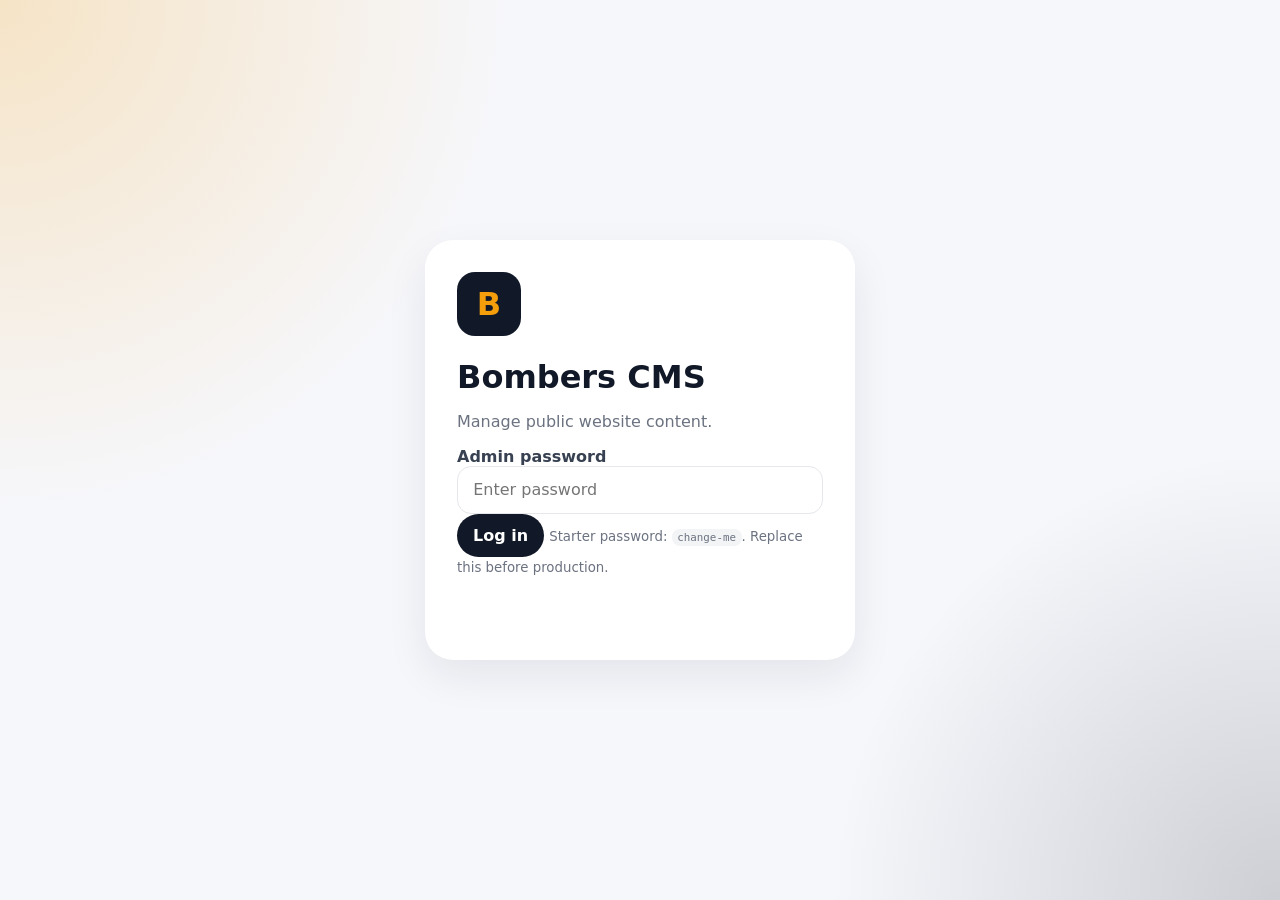
<file: cms/index.html>
<!doctype html>
<html lang="en">
<head>
  <meta charset="utf-8" />
  <meta name="viewport" content="width=device-width,initial-scale=1" />
  <title>Bombers CMS Dashboard</title>
  <link rel="stylesheet" href="./admin.css" />
</head>
<body>
  <div id="loginScreen" class="login-screen">
    <form id="loginForm" class="login-card">
      <div class="brand-mark">B</div>
      <h1>Bombers CMS</h1>
      <p>Manage public website content.</p>
      <label for="password">Admin password</label>
      <input id="password" type="password" autocomplete="current-password" placeholder="Enter password" />
      <button type="submit">Log in</button>
      <small class="muted">Starter password: <code>change-me</code>. Replace this before production.</small>
      <p id="loginError" class="error" role="alert"></p>
    </form>
  </div>

  <div id="app" class="app hidden">
    <aside class="sidebar">
      <div class="sidebar-brand">
        <div class="brand-mark small">B</div>
        <div>
          <strong>Bombers CMS</strong>
          <span>Content Dashboard</span>
        </div>
      </div>

      <nav class="nav">
        <button class="nav-link active" data-section="overview">Overview</button>
        <button class="nav-link" data-section="homepage">Homepage</button>
        <button class="nav-link" data-section="announcements">Announcements</button>
        <button class="nav-link" data-section="schedule">Schedule</button>
        <button class="nav-link" data-section="roster">Roster</button>
        <button class="nav-link" data-section="sponsors">Sponsors</button>
        <button class="nav-link" data-section="gallery">Gallery</button>
        <button class="nav-link" data-section="contact">Contact</button>
        <button class="nav-link" data-section="seo">SEO</button>
      </nav>

      <div class="sidebar-actions">
        <button id="saveBrowserBtn" class="secondary">Save in Browser</button>
        <button id="exportBtn">Export JSON</button>
        <label class="file-label">
          Import JSON
          <input id="importInput" type="file" accept="application/json" />
        </label>
        <button id="logoutBtn" class="ghost">Log out</button>
      </div>
    </aside>

    <main class="main">
      <header class="topbar">
        <div>
          <h1 id="sectionTitle">Overview</h1>
          <p id="sectionDescription">Manage the Bombers public website content.</p>
        </div>
        <div class="status-pill">
          <span id="saveStatus">Loaded</span>
        </div>
      </header>

      <section id="overview" class="panel active">
        <div class="cards">
          <article class="metric-card">
            <span>Announcements</span>
            <strong id="announcementCount">0</strong>
          </article>
          <article class="metric-card">
            <span>Schedule Items</span>
            <strong id="scheduleCount">0</strong>
          </article>
          <article class="metric-card">
            <span>Roster Members</span>
            <strong id="rosterCount">0</strong>
          </article>
          <article class="metric-card">
            <span>Gallery Images</span>
            <strong id="galleryCount">0</strong>
          </article>
        </div>

        <div class="content-grid two">
          <div class="card">
            <h2>Publishing Workflow</h2>
            <ol class="steps">
              <li>Edit content in this dashboard.</li>
              <li>Click <strong>Save in Browser</strong> while working.</li>
              <li>Click <strong>Export JSON</strong> when ready.</li>
              <li>Replace <code>bombers/content/bombers.json</code> in your site.</li>
            </ol>
          </div>
          <div class="card">
            <h2>Preview</h2>
            <div id="miniPreview" class="mini-preview"></div>
          </div>
        </div>
      </section>

      <section id="homepage" class="panel">
        <div class="card">
          <h2>Homepage Hero</h2>
          <div class="form-grid">
            <label>Hero Title<input data-path="homepage.heroTitle" /></label>
            <label>Hero Subtitle<textarea data-path="homepage.heroSubtitle"></textarea></label>
            <label>CTA Text<input data-path="homepage.ctaText" /></label>
            <label>CTA URL<input data-path="homepage.ctaUrl" /></label>
            <label>Hero Image Path<input data-path="homepage.heroImage" /></label>
          </div>
        </div>

        <div class="card">
          <h2>Site Branding</h2>
          <div class="form-grid">
            <label>Site Name<input data-path="site.name" /></label>
            <label>Tagline<input data-path="site.tagline" /></label>
            <label>Logo Text<input data-path="site.logoText" /></label>
            <label>Primary Color<input data-path="site.primaryColor" /></label>
            <label>Accent Color<input data-path="site.accentColor" /></label>
          </div>
        </div>
      </section>

      <section id="announcements" class="panel">
        <div class="section-actions">
          <h2>Announcements</h2>
          <button data-add="announcements">Add Announcement</button>
        </div>
        <div id="announcementsList" class="list-editor"></div>
      </section>

      <section id="schedule" class="panel">
        <div class="section-actions">
          <h2>Schedule</h2>
          <button data-add="schedule">Add Schedule Item</button>
        </div>
        <div id="scheduleList" class="list-editor"></div>
      </section>

      <section id="roster" class="panel">
        <div class="section-actions">
          <h2>Roster</h2>
          <button data-add="roster">Add Player</button>
        </div>
        <div id="rosterList" class="list-editor"></div>
      </section>

      <section id="sponsors" class="panel">
        <div class="section-actions">
          <h2>Sponsors</h2>
          <button data-add="sponsors">Add Sponsor</button>
        </div>
        <div id="sponsorsList" class="list-editor"></div>
      </section>

      <section id="gallery" class="panel">
        <div class="section-actions">
          <h2>Gallery</h2>
          <button data-add="gallery">Add Image</button>
        </div>
        <div id="galleryList" class="list-editor"></div>
      </section>

      <section id="contact" class="panel">
        <div class="card">
          <h2>Contact Information</h2>
          <div class="form-grid">
            <label>Email<input data-path="contact.email" /></label>
            <label>Phone<input data-path="contact.phone" /></label>
            <label>Address<textarea data-path="contact.address"></textarea></label>
            <label>Facebook<input data-path="contact.facebook" /></label>
            <label>Instagram<input data-path="contact.instagram" /></label>
            <label>X / Twitter<input data-path="contact.x" /></label>
            <label>YouTube<input data-path="contact.youtube" /></label>
          </div>
        </div>
      </section>

      <section id="seo" class="panel">
        <div class="card">
          <h2>SEO Settings</h2>
          <div class="form-grid">
            <label>Meta Title<input data-path="seo.metaTitle" /></label>
            <label>Meta Description<textarea data-path="seo.metaDescription"></textarea></label>
            <label>Open Graph Image<input data-path="seo.ogImage" /></label>
          </div>
        </div>
      </section>
    </main>
  </div>

  <template id="listItemTemplate">
    <article class="editor-item">
      <div class="editor-item-header">
        <strong class="item-title">Item</strong>
        <button class="danger" data-remove>Remove</button>
      </div>
      <div class="item-fields form-grid"></div>
    </article>
  </template>

  <script src="./admin.js"></script>
</body>
</html>
</file>
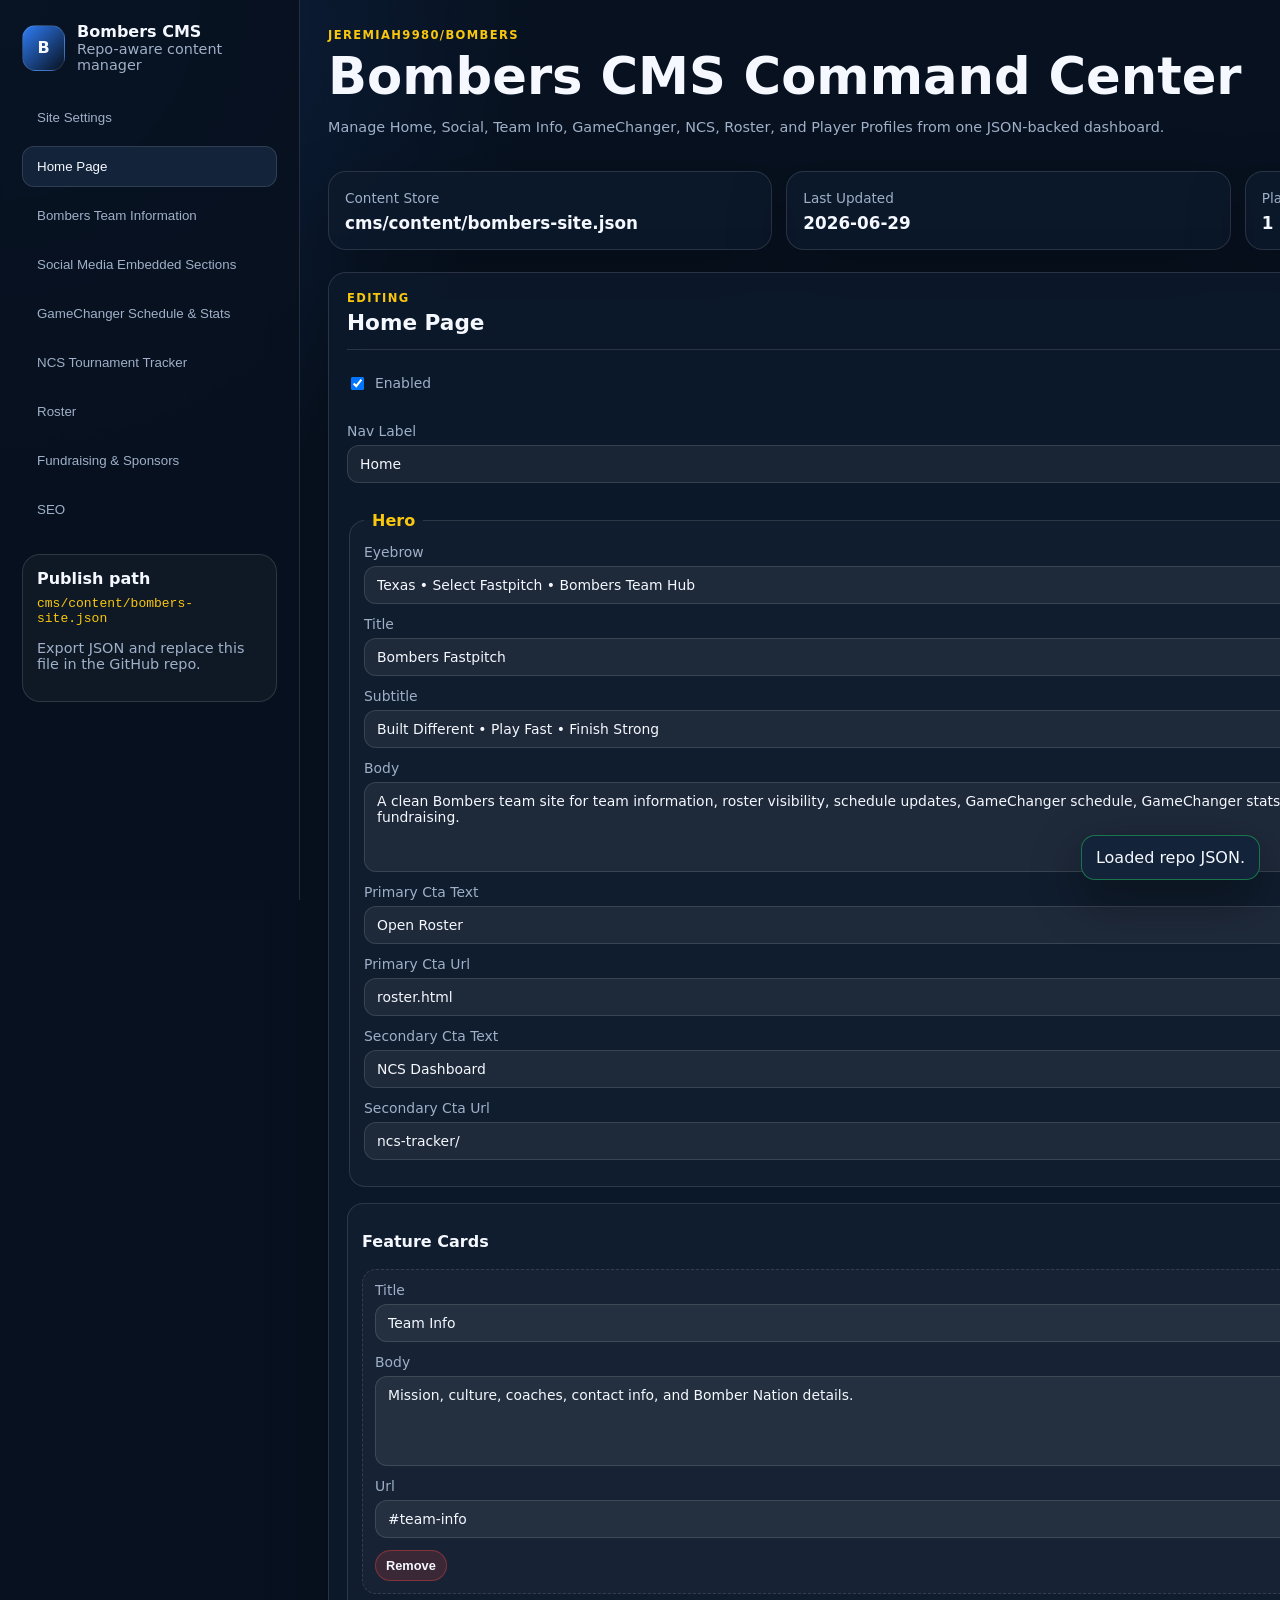
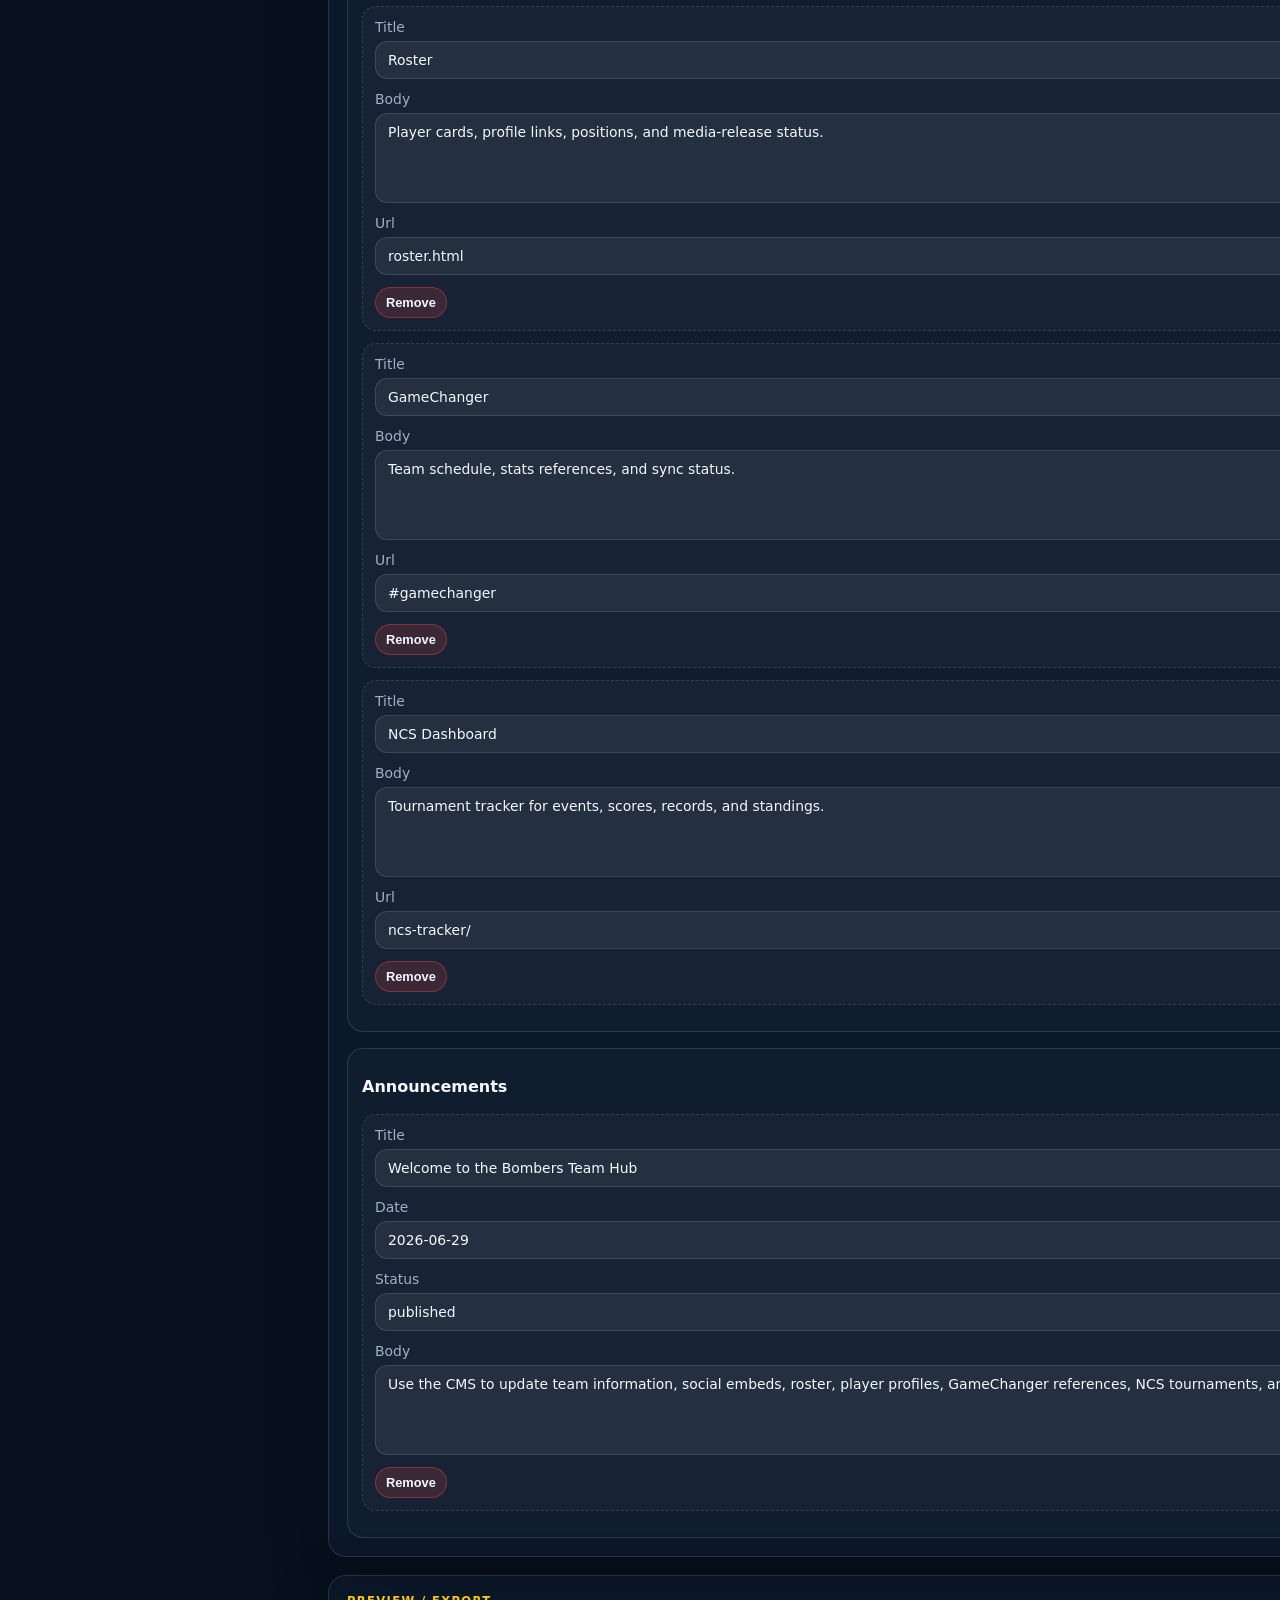
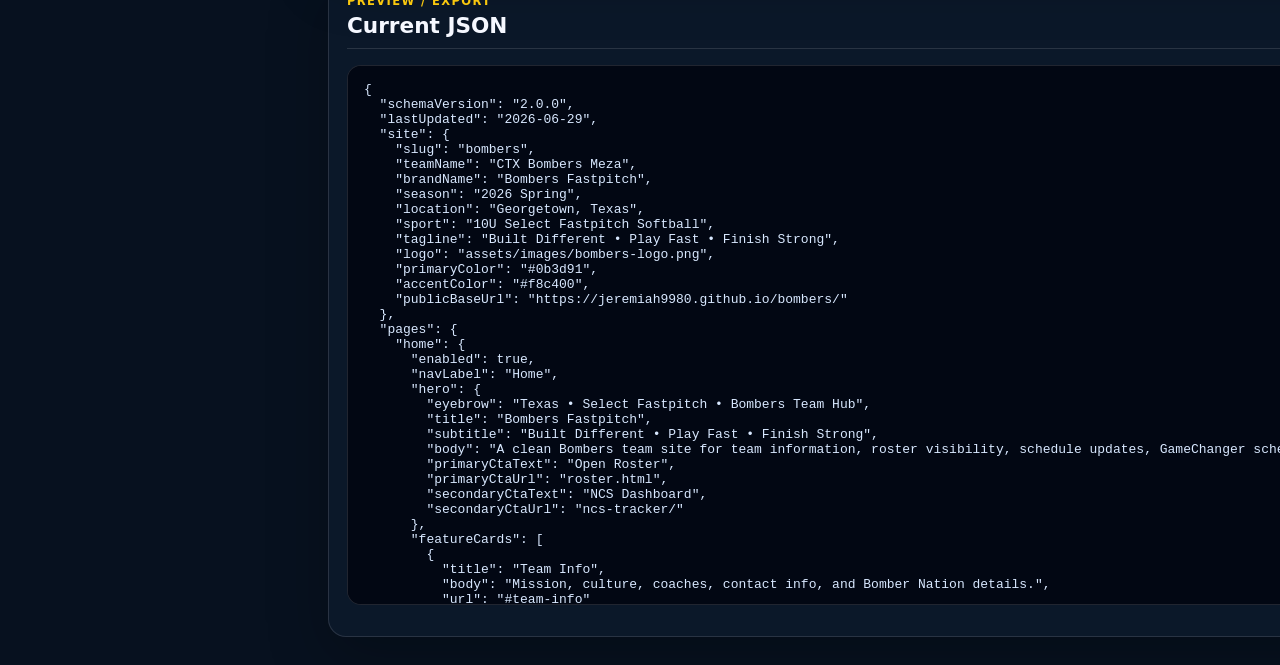
<file: cms/admin/index.html>
<!doctype html>
<html lang="en">
<head>
  <meta charset="utf-8" />
  <meta name="viewport" content="width=device-width,initial-scale=1" />
  <title>Bombers CMS Command Center</title>
  <link rel="stylesheet" href="./styles.css" />
</head>
<body>
  <div class="app-shell">
    <aside class="sidebar">
      <div class="brand">
        <div class="brand-mark">B</div>
        <div>
          <strong>Bombers CMS</strong>
          <span>Repo-aware content manager</span>
        </div>
      </div>

      <nav id="sectionNav" class="section-nav" aria-label="CMS sections"></nav>

      <div class="sidebar-card">
        <strong>Publish path</strong>
        <code>cms/content/bombers-site.json</code>
        <p>Export JSON and replace this file in the GitHub repo.</p>
      </div>
    </aside>

    <main class="main">
      <header class="topbar">
        <div>
          <p class="eyebrow">jeremiah9980/bombers</p>
          <h1>Bombers CMS Command Center</h1>
          <p class="muted">Manage Home, Social, Team Info, GameChanger, NCS, Roster, and Player Profiles from one JSON-backed dashboard.</p>
        </div>
        <div class="topbar-actions">
          <button id="loadRepoContentBtn" class="btn ghost">Reload JSON</button>
          <label class="btn ghost" for="importFile">Import JSON</label>
          <input id="importFile" type="file" accept="application/json" hidden />
          <button id="saveLocalBtn" class="btn">Save Draft</button>
          <button id="exportBtn" class="btn primary">Export for GitHub</button>
        </div>
      </header>

      <section class="status-grid">
        <div class="status-card">
          <span>Content Store</span>
          <strong id="contentPath">cms/content/bombers-site.json</strong>
        </div>
        <div class="status-card">
          <span>Last Updated</span>
          <strong id="lastUpdated">—</strong>
        </div>
        <div class="status-card">
          <span>Players</span>
          <strong id="playerCount">0</strong>
        </div>
        <div class="status-card">
          <span>Profiles Live</span>
          <strong id="profileCount">0</strong>
        </div>
      </section>

      <section class="workspace">
        <div class="editor-panel">
          <div class="panel-heading">
            <div>
              <p class="eyebrow">Editing</p>
              <h2 id="sectionTitle">Home</h2>
            </div>
            <button id="validateBtn" class="btn ghost">Validate</button>
          </div>
          <div id="formRoot"></div>
        </div>

        <aside class="assistant-panel">
          <div class="panel-heading compact">
            <div>
              <p class="eyebrow">AI Content Assistant</p>
              <h2>Draft Helper</h2>
            </div>
          </div>

          <label>
            Content type
            <select id="aiContentType">
              <option value="announcement">Announcement</option>
              <option value="gameRecap">Game recap</option>
              <option value="socialCaption">Social caption</option>
              <option value="playerBio">Player bio</option>
              <option value="sponsorThanks">Sponsor thank-you</option>
              <option value="tournamentPreview">Tournament preview</option>
            </select>
          </label>

          <label>
            Facts / notes
            <textarea id="aiFacts" rows="8" placeholder="Example: 10U Bombers, Saturday tournament, great defense, team-first attitude, thank families..."></textarea>
          </label>

          <label>
            Tone
            <select id="aiTone">
              <option value="confident">Confident</option>
              <option value="family-friendly">Family-friendly</option>
              <option value="hype">Hype</option>
              <option value="professional">Professional</option>
              <option value="short">Short</option>
            </select>
          </label>

          <div class="button-row">
            <button id="aiDraftBtn" class="btn primary">Generate Draft</button>
            <button id="aiPolishBtn" class="btn ghost">Polish Current Section</button>
          </div>

          <label>
            Draft output
            <textarea id="aiOutput" rows="12" placeholder="AI/content helper output appears here."></textarea>
          </label>

          <button id="copyAiBtn" class="btn ghost">Copy Draft</button>

          <details class="note">
            <summary>Optional hosted AI endpoint</summary>
            <p>For real OpenAI-powered drafts, deploy the included Cloudflare Worker and place its URL below. Do not put API keys in GitHub Pages frontend code.</p>
            <input id="aiEndpoint" placeholder="https://your-worker.example.workers.dev" />
          </details>
        </aside>
      </section>

      <section class="preview-panel">
        <div class="panel-heading compact">
          <div>
            <p class="eyebrow">Preview / Export</p>
            <h2>Current JSON</h2>
          </div>
          <button id="copyJsonBtn" class="btn ghost">Copy JSON</button>
        </div>
        <pre id="jsonPreview"></pre>
      </section>
    </main>
  </div>

  <template id="arrayItemTemplate">
    <div class="array-item">
      <div class="array-item-body"></div>
      <button type="button" class="btn danger small array-remove">Remove</button>
    </div>
  </template>

  <script src="./ai-assistant.js"></script>
  <script src="./app.js"></script>
</body>
</html>
</file>
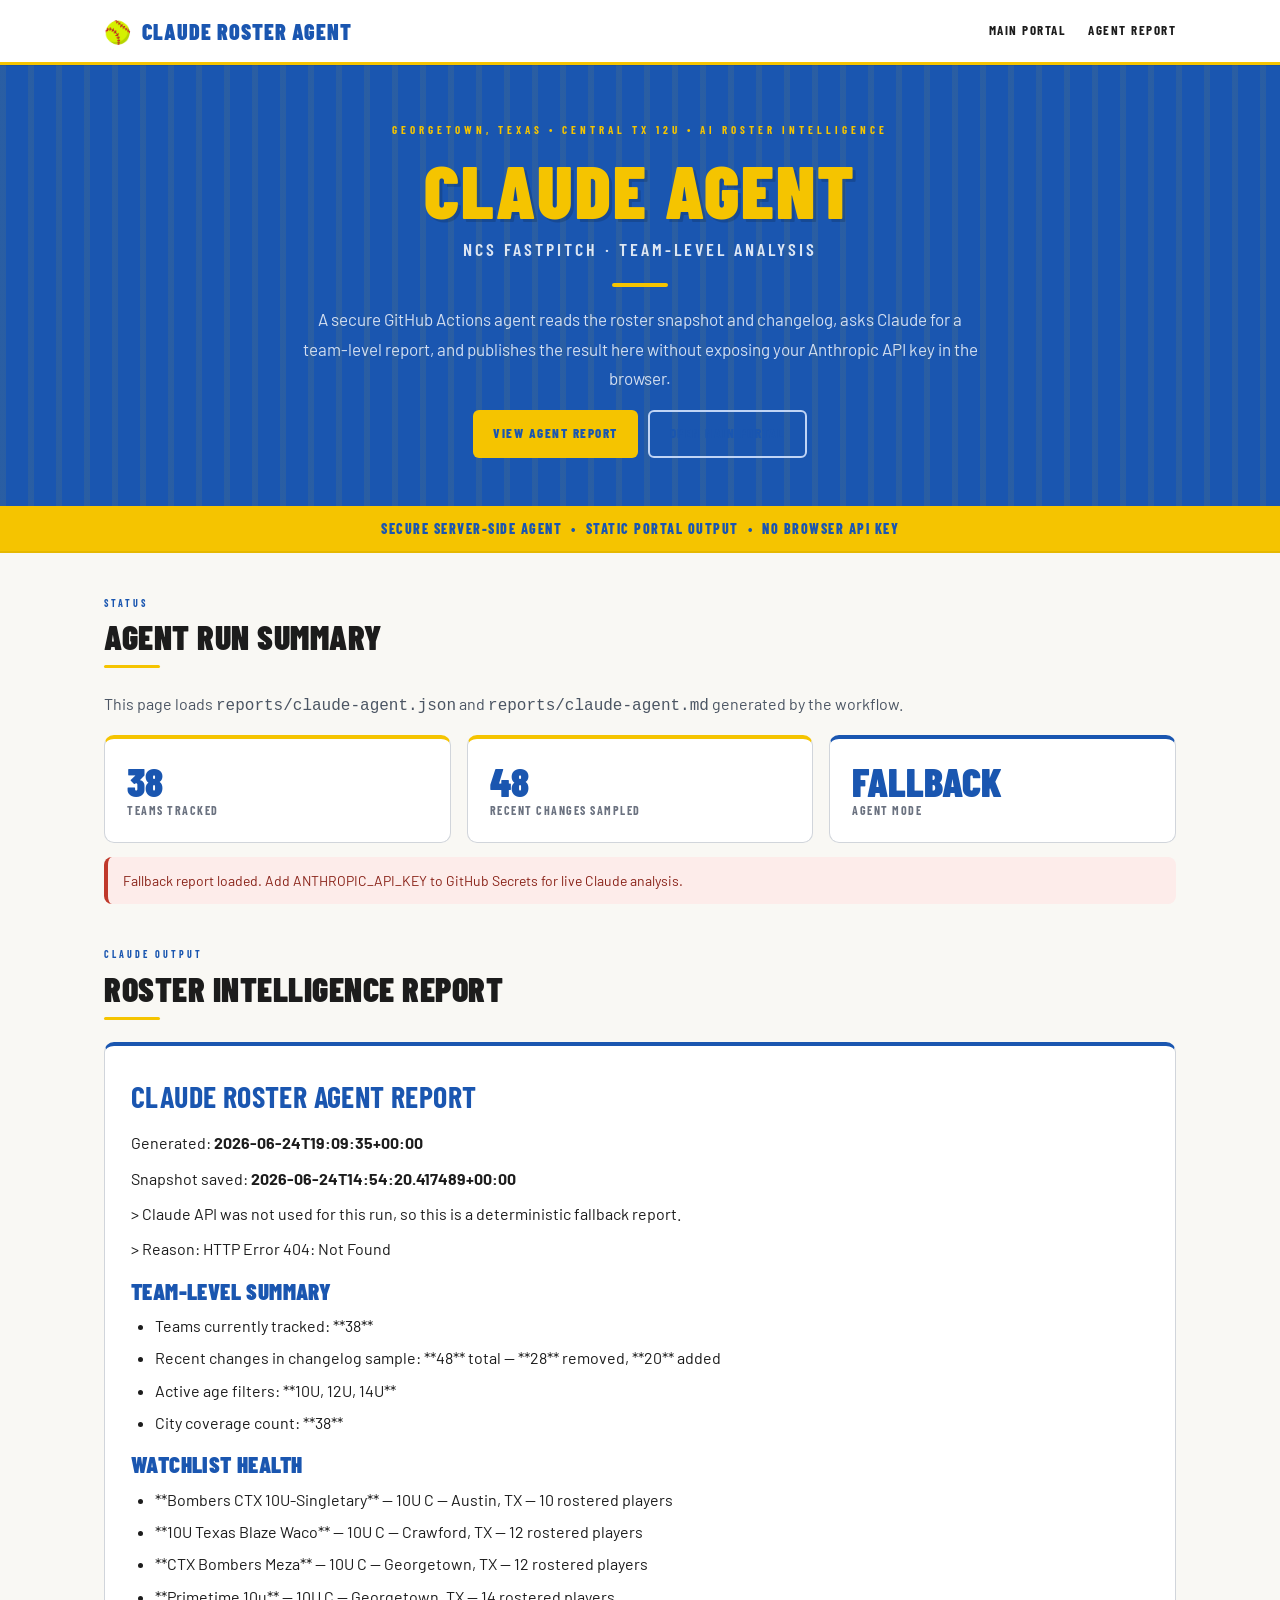
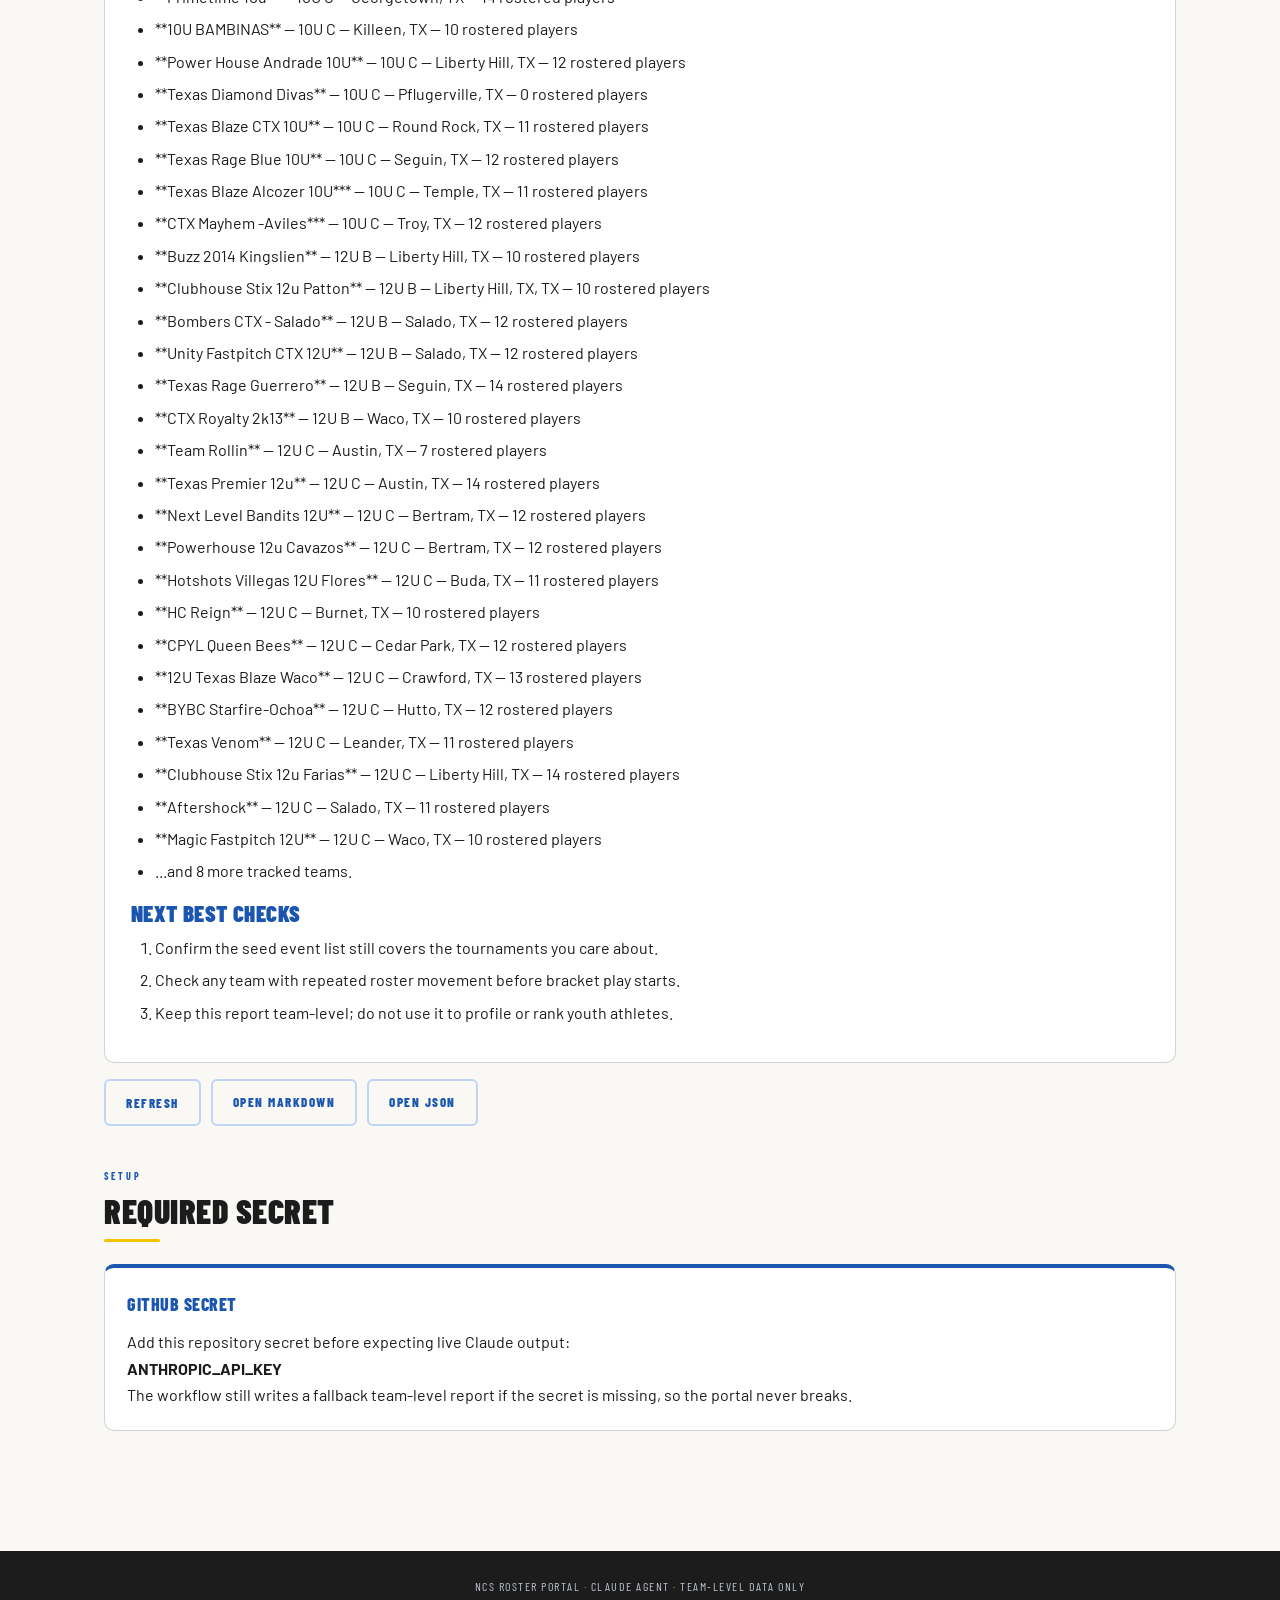
<file: ncs-monitor/ncs-roster-portall/index.html>
<!DOCTYPE html>
<html lang="en">
<head>
<meta charset="UTF-8">
<meta name="viewport" content="width=device-width, initial-scale=1.0">
<title>Claude Agent — NCS Roster Portal</title>
<link rel="preconnect" href="https://fonts.googleapis.com">
<link rel="preconnect" href="https://fonts.gstatic.com" crossorigin>
<link href="https://fonts.googleapis.com/css2?family=Barlow+Condensed:wght@400;600;700;800;900&family=Barlow:ital,wght@0,400;0,500;0,600;1,400&display=swap" rel="stylesheet">
<style>
:root{--yellow:#F5C400;--yellow2:#E6B800;--yellow-l:#FFF9E0;--blue:#1A56B0;--blue2:#1347A0;--blue-l:#E8F0FB;--white:#fff;--off-white:#F9F8F4;--ink:#1C1C1C;--g1:#4B5563;--g2:#6B7280;--g4:#D1D5DB;--g5:#F3F4F6;--red:#C0392B;--green:#15803D;--body:'Barlow',sans-serif;--display:'Barlow Condensed',sans-serif;--stripe:repeating-linear-gradient(90deg,rgba(245,196,0,.18) 0px,rgba(245,196,0,.18) 6px,transparent 6px,transparent 28px)}
*{box-sizing:border-box;margin:0;padding:0}body{background:var(--off-white);color:var(--ink);font-family:var(--body);font-size:16px;line-height:1.65}a{color:var(--blue);text-decoration:none}a:hover{text-decoration:underline}
nav{background:var(--white);border-bottom:3px solid var(--yellow);position:sticky;top:0;z-index:100;box-shadow:0 1px 0 rgba(0,0,0,.06)}.nav-inner{max-width:1120px;margin:0 auto;padding:0 24px;display:flex;align-items:center;justify-content:space-between;height:62px}.brand{display:flex;align-items:center;gap:10px;font-family:var(--display);font-weight:900;font-size:22px;color:var(--blue);text-transform:uppercase;letter-spacing:1px}.nav-links{display:flex;gap:22px}.nav-links a{font-family:var(--display);font-weight:700;font-size:13px;letter-spacing:1.5px;text-transform:uppercase;color:var(--ink)}
.hero{background:var(--blue);padding:56px 0 48px;text-align:center;position:relative;overflow:hidden}.hero::before{content:'';position:absolute;inset:0;background:var(--stripe);opacity:.4}.hero-inner{position:relative;z-index:1;max-width:920px;margin:0 auto;padding:0 24px}.hero-kicker{font-family:var(--display);font-size:11px;font-weight:700;letter-spacing:4px;color:var(--yellow);text-transform:uppercase;margin-bottom:14px}.hero h1{font-family:var(--display);font-size:clamp(40px,8vw,74px);font-weight:900;color:var(--yellow);text-transform:uppercase;letter-spacing:2px;line-height:1;text-shadow:3px 3px 0 rgba(0,0,0,.15);margin-bottom:8px}.hero-sub{font-family:var(--display);font-size:clamp(13px,2vw,18px);font-weight:600;letter-spacing:3px;color:rgba(255,255,255,.85);text-transform:uppercase;margin-bottom:18px}.hero-rule{width:56px;height:4px;background:var(--yellow);margin:0 auto 18px;border-radius:2px}.hero-tagline{font-size:clamp(14px,1.8vw,17px);color:rgba(255,255,255,.8);max-width:680px;margin:0 auto;line-height:1.75}.gold-strip{background:var(--yellow);padding:11px 24px;text-align:center;border-bottom:2px solid var(--yellow2)}.gold-strip p{font-family:var(--display);font-size:14px;font-weight:800;color:var(--blue);letter-spacing:1.5px;text-transform:uppercase;margin:0}
.page{max-width:1120px;margin:0 auto;padding:0 24px 70px}.section{padding:42px 0 0}.section-label{font-family:var(--display);font-size:10px;font-weight:700;letter-spacing:3px;color:var(--blue);text-transform:uppercase;margin-bottom:8px}.section h2{font-family:var(--display);font-size:clamp(24px,3.5vw,34px);font-weight:900;color:var(--ink);text-transform:uppercase;letter-spacing:.5px;line-height:1.05}.section-rule{height:3px;background:var(--yellow);max-width:56px;margin:10px 0 22px;border-radius:2px}.lead{color:var(--g1);line-height:1.8;margin-bottom:14px;max-width:800px}.grid{display:grid;gap:16px;grid-template-columns:repeat(auto-fit,minmax(260px,1fr))}.card{background:var(--white);border:1px solid var(--g4);border-radius:10px;padding:22px;border-top:4px solid var(--yellow)}.card.blue{border-top-color:var(--blue)}.card h3{font-family:var(--display);font-size:18px;font-weight:800;color:var(--blue);text-transform:uppercase;letter-spacing:.5px;margin-bottom:10px}.metric{font-family:var(--display);font-size:40px;font-weight:900;color:var(--blue);line-height:1}.metric-label{font-family:var(--display);font-size:12px;font-weight:700;letter-spacing:1.5px;text-transform:uppercase;color:var(--g2)}
.btn-row{display:flex;gap:10px;flex-wrap:wrap;margin-top:16px}.btn-primary,.btn-outline{display:inline-flex;align-items:center;gap:8px;font-family:var(--display);font-weight:800;font-size:13px;letter-spacing:1.5px;text-transform:uppercase;padding:11px 20px;border-radius:6px;cursor:pointer}.btn-primary{background:var(--yellow);color:var(--blue);border:none}.btn-outline{background:transparent;color:var(--blue);border:2px solid #C0D4F5}.btn-outline:hover{border-color:var(--blue);background:var(--blue-l)}
.report{background:var(--white);border:1px solid var(--g4);border-radius:10px;border-top:4px solid var(--blue);padding:26px;overflow:auto}.report h1,.report h2,.report h3{font-family:var(--display);text-transform:uppercase;letter-spacing:.4px;color:var(--blue);margin:16px 0 8px}.report h1{font-size:30px;margin-top:0}.report h2{font-size:23px}.report p{margin:9px 0}.report ul,.report ol{padding-left:24px;margin:10px 0}.report li{margin:6px 0}.note{background:var(--yellow-l);border-left:4px solid var(--yellow2);border-radius:8px;padding:12px 15px;font-size:14px;color:#6a5600;margin-top:14px}.err{background:#fdecea;border-left:4px solid var(--red);color:#8a241a}.spin{display:inline-block;width:13px;height:13px;border:2px solid rgba(26,86,176,.3);border-top-color:var(--blue);border-radius:50%;animation:s .7s linear infinite;vertical-align:-2px;margin-right:6px}@keyframes s{to{transform:rotate(360deg)}}footer{background:var(--ink);color:#bcc3cc;text-align:center;padding:26px;font-family:var(--display);font-size:12px;letter-spacing:1.5px;text-transform:uppercase;margin-top:50px}footer .y{color:var(--yellow)}
</style>
</head>
<body>
<nav><div class="nav-inner"><div class="brand"><span>🥎</span> Claude Roster Agent</div><div class="nav-links"><a href="../ncs-roster-portal.html">Main Portal</a><a href="#report">Agent Report</a></div></div></nav>
<section class="hero"><div class="hero-inner"><div class="hero-kicker">Georgetown, Texas &bull; Central TX 12U &bull; AI Roster Intelligence</div><h1>Claude Agent</h1><div class="hero-sub">NCS Fastpitch &middot; Team-Level Analysis</div><div class="hero-rule"></div><p class="hero-tagline">A secure GitHub Actions agent reads the roster snapshot and changelog, asks Claude for a team-level report, and publishes the result here without exposing your Anthropic API key in the browser.</p><div class="btn-row" style="justify-content:center"><a class="btn-primary" href="#report">View agent report</a><a class="btn-outline" href="../ncs-roster-portal.html">Open main portal</a></div></div></section>
<div class="gold-strip"><p>Secure Server-Side Agent &nbsp;&bull;&nbsp; Static Portal Output &nbsp;&bull;&nbsp; No Browser API Key</p></div>
<div class="page">
<section class="section"><div class="section-label">Status</div><h2>Agent Run Summary</h2><div class="section-rule"></div><p class="lead">This page loads <code>reports/claude-agent.json</code> and <code>reports/claude-agent.md</code> generated by the workflow.</p><div class="grid"><div class="card"><div class="metric" id="team-count">—</div><div class="metric-label">Teams tracked</div></div><div class="card"><div class="metric" id="change-count">—</div><div class="metric-label">Recent changes sampled</div></div><div class="card blue"><div class="metric" id="agent-mode">—</div><div class="metric-label">Agent mode</div></div></div><div id="status-note" class="note">Loading Claude agent output...</div></section>
<section class="section" id="report"><div class="section-label">Claude Output</div><h2>Roster Intelligence Report</h2><div class="section-rule"></div><div id="report-out" class="report"><span class="spin"></span>Loading report...</div><div class="btn-row"><button class="btn-outline" id="refresh">Refresh</button><a class="btn-outline" href="../reports/claude-agent.md">Open Markdown</a><a class="btn-outline" href="../reports/claude-agent.json">Open JSON</a></div></section>
<section class="section"><div class="section-label">Setup</div><h2>Required Secret</h2><div class="section-rule"></div><div class="card blue"><h3>GitHub Secret</h3><p>Add this repository secret before expecting live Claude output:</p><p><strong>ANTHROPIC_API_KEY</strong></p><p>The workflow still writes a fallback team-level report if the secret is missing, so the portal never breaks.</p></div></section>
</div>
<footer>NCS Roster Portal <span class="y">·</span> Claude Agent <span class="y">·</span> Team-level data only</footer>
<script>
const $=id=>document.getElementById(id);
const esc=s=>String(s).replace(/[&<>"']/g,c=>({'&':'&amp;','<':'&lt;','>':'&gt;','"':'&quot;',"'":'&#39;'}[c]));
function mdToHtml(md){
  const lines=md.split(/\r?\n/);let html='',list=null;
  function close(){if(list){html+='</'+list+'>';list=null}}
  for(const raw of lines){const line=raw.trimEnd();
    if(!line.trim()){close();continue}
    if(line.startsWith('# ')){close();html+='<h1>'+esc(line.slice(2))+'</h1>';continue}
    if(line.startsWith('## ')){close();html+='<h2>'+esc(line.slice(3))+'</h2>';continue}
    if(line.startsWith('### ')){close();html+='<h3>'+esc(line.slice(4))+'</h3>';continue}
    if(/^\d+\.\s+/.test(line)){if(list!=='ol'){close();list='ol';html+='<ol>'}html+='<li>'+esc(line.replace(/^\d+\.\s+/,''))+'</li>';continue}
    if(/^[-*]\s+/.test(line)){if(list!=='ul'){close();list='ul';html+='<ul>'}html+='<li>'+esc(line.replace(/^[-*]\s+/,''))+'</li>';continue}
    close();html+='<p>'+esc(line).replace(/\*\*(.*?)\*\*/g,'<strong>$1</strong>')+'</p>';
  }
  close();return html;
}
async function loadAgent(){
  $('status-note').className='note';$('status-note').innerHTML='<span class="spin"></span>Loading Claude agent output...';$('report-out').innerHTML='<span class="spin"></span>Loading report...';
  try{
    const bust='?v='+Date.now();
    const [metaRes,mdRes]=await Promise.all([fetch('../reports/claude-agent.json'+bust),fetch('../reports/claude-agent.md'+bust)]);
    if(!metaRes.ok||!mdRes.ok)throw new Error('Agent output not found yet. Run the Claude Roster Agent workflow first.');
    const meta=await metaRes.json();const md=await mdRes.text();
    $('team-count').textContent=meta.team_count??'—';
    $('change-count').textContent=meta.recent_change_summary?.total??'—';
    $('agent-mode').textContent=(meta.mode||'—').toUpperCase();
    $('status-note').className=meta.mode==='claude'?'note':'note err';
    $('status-note').textContent=meta.mode==='claude'?'Claude report loaded successfully.':'Fallback report loaded. Add ANTHROPIC_API_KEY to GitHub Secrets for live Claude analysis.';
    $('report-out').innerHTML=mdToHtml(md);
  }catch(e){
    $('status-note').className='note err';$('status-note').textContent=String(e.message||e);
    $('report-out').innerHTML='<p>Agent output is not available yet.</p><p>Run the <strong>Claude Roster Agent</strong> workflow from the Actions tab, or let it run after the next successful NCS Roster Watch workflow.</p>';
  }
}
$('refresh').addEventListener('click',loadAgent);loadAgent();
</script>
</body>
</html>
</file>
<file: cms/admin.css>
:root {
  --bg: #f6f7fb;
  --surface: #ffffff;
  --surface-2: #f9fafb;
  --text: #111827;
  --muted: #6b7280;
  --line: #e5e7eb;
  --primary: #111827;
  --accent: #f59e0b;
  --danger: #dc2626;
  --success: #16a34a;
  --radius: 18px;
  --shadow: 0 16px 40px rgba(15, 23, 42, 0.08);
}

* {
  box-sizing: border-box;
}

body {
  margin: 0;
  font-family: Inter, ui-sans-serif, system-ui, -apple-system, BlinkMacSystemFont, "Segoe UI", sans-serif;
  color: var(--text);
  background: var(--bg);
}

button,
input,
textarea,
select {
  font: inherit;
}

button {
  border: 0;
  border-radius: 999px;
  padding: 0.75rem 1rem;
  background: var(--primary);
  color: #fff;
  cursor: pointer;
  font-weight: 700;
}

button:hover {
  opacity: 0.92;
}

button.secondary {
  background: var(--accent);
  color: #111827;
}

button.ghost {
  background: transparent;
  color: var(--text);
  border: 1px solid var(--line);
}

button.danger {
  background: #fee2e2;
  color: var(--danger);
}

.hidden {
  display: none !important;
}

.muted {
  color: var(--muted);
}

.error {
  color: var(--danger);
  min-height: 1.25rem;
}

.login-screen {
  min-height: 100vh;
  display: grid;
  place-items: center;
  padding: 1.5rem;
  background:
    radial-gradient(circle at top left, rgba(245, 158, 11, 0.22), transparent 32rem),
    radial-gradient(circle at bottom right, rgba(17, 24, 39, 0.18), transparent 28rem),
    var(--bg);
}

.login-card {
  width: min(100%, 430px);
  padding: 2rem;
  border-radius: 28px;
  background: var(--surface);
  box-shadow: var(--shadow);
}

.login-card h1 {
  margin-bottom: 0.25rem;
}

.login-card p {
  color: var(--muted);
}

.brand-mark {
  width: 64px;
  height: 64px;
  display: grid;
  place-items: center;
  border-radius: 18px;
  background: var(--primary);
  color: var(--accent);
  font-size: 2rem;
  font-weight: 900;
}

.brand-mark.small {
  width: 42px;
  height: 42px;
  font-size: 1.3rem;
  border-radius: 14px;
}

label {
  display: grid;
  gap: 0.45rem;
  font-weight: 700;
  color: #374151;
}

input,
textarea,
select {
  width: 100%;
  border: 1px solid var(--line);
  border-radius: 14px;
  padding: 0.85rem 0.95rem;
  background: #fff;
  color: var(--text);
}

textarea {
  min-height: 110px;
  resize: vertical;
}

code {
  background: #f3f4f6;
  border-radius: 8px;
  padding: 0.12rem 0.35rem;
}

.app {
  min-height: 100vh;
  display: grid;
  grid-template-columns: 290px minmax(0, 1fr);
}

.sidebar {
  position: sticky;
  top: 0;
  height: 100vh;
  background: #fff;
  border-right: 1px solid var(--line);
  display: flex;
  flex-direction: column;
  padding: 1.25rem;
  gap: 1.25rem;
  overflow-y: auto;
}

.sidebar-brand {
  display: flex;
  gap: 0.8rem;
  align-items: center;
}

.sidebar-brand span {
  display: block;
  font-size: 0.85rem;
  color: var(--muted);
}

.nav {
  display: grid;
  gap: 0.35rem;
}

.nav-link {
  background: transparent;
  color: var(--text);
  text-align: left;
  border-radius: 14px;
  font-weight: 700;
}

.nav-link.active,
.nav-link:hover {
  background: #111827;
  color: #fff;
}

.sidebar-actions {
  margin-top: auto;
  display: grid;
  gap: 0.65rem;
}

.file-label {
  border: 1px dashed var(--line);
  border-radius: 999px;
  text-align: center;
  padding: 0.7rem 1rem;
  cursor: pointer;
  background: var(--surface-2);
}

.file-label input {
  display: none;
}

.main {
  min-width: 0;
  padding: 1.5rem;
}

.topbar {
  background: var(--surface);
  border: 1px solid var(--line);
  border-radius: var(--radius);
  padding: 1.25rem 1.5rem;
  box-shadow: var(--shadow);
  display: flex;
  justify-content: space-between;
  gap: 1rem;
  align-items: center;
  margin-bottom: 1.25rem;
}

.topbar h1 {
  margin: 0 0 0.25rem;
}

.topbar p {
  margin: 0;
  color: var(--muted);
}

.status-pill {
  border-radius: 999px;
  background: #ecfdf5;
  color: #166534;
  font-weight: 800;
  padding: 0.55rem 0.9rem;
  white-space: nowrap;
}

.panel {
  display: none;
}

.panel.active {
  display: grid;
  gap: 1.25rem;
}

.card,
.metric-card,
.editor-item {
  background: var(--surface);
  border: 1px solid var(--line);
  border-radius: var(--radius);
  padding: 1.25rem;
  box-shadow: var(--shadow);
}

.card h2,
.section-actions h2 {
  margin-top: 0;
}

.cards {
  display: grid;
  gap: 1rem;
  grid-template-columns: repeat(4, minmax(0, 1fr));
}

.metric-card span {
  color: var(--muted);
  font-weight: 700;
}

.metric-card strong {
  display: block;
  font-size: 2.25rem;
  margin-top: 0.35rem;
}

.content-grid.two {
  display: grid;
  grid-template-columns: minmax(0, 1fr) minmax(0, 1fr);
  gap: 1rem;
}

.steps {
  padding-left: 1.3rem;
  line-height: 1.7;
}

.mini-preview {
  border: 1px solid var(--line);
  border-radius: 18px;
  padding: 1.2rem;
  background: linear-gradient(135deg, #111827, #374151);
  color: #fff;
}

.mini-preview h3 {
  margin-top: 0;
}

.mini-preview a {
  display: inline-block;
  margin-top: 0.75rem;
  color: #111827;
  background: var(--accent);
  text-decoration: none;
  padding: 0.65rem 0.9rem;
  border-radius: 999px;
  font-weight: 900;
}

.form-grid {
  display: grid;
  grid-template-columns: repeat(2, minmax(0, 1fr));
  gap: 1rem;
}

.form-grid label:has(textarea) {
  grid-column: 1 / -1;
}

.section-actions {
  display: flex;
  justify-content: space-between;
  align-items: center;
  gap: 1rem;
}

.list-editor {
  display: grid;
  gap: 1rem;
}

.editor-item-header {
  display: flex;
  justify-content: space-between;
  gap: 1rem;
  align-items: center;
  margin-bottom: 1rem;
}

.editor-item-header strong {
  font-size: 1.05rem;
}

@media (max-width: 980px) {
  .app {
    grid-template-columns: 1fr;
  }

  .sidebar {
    position: static;
    height: auto;
  }

  .cards,
  .content-grid.two,
  .form-grid {
    grid-template-columns: 1fr;
  }

  .topbar {
    flex-direction: column;
    align-items: flex-start;
  }
}
</file>
<file: cms/admin/styles.css>
:root {
  --bg: #07111f;
  --panel: #0d1a2c;
  --panel-2: #12233a;
  --text: #f5f8ff;
  --muted: #9fb0c8;
  --line: rgba(255,255,255,.12);
  --brand: #2f7df6;
  --accent: #f9c80e;
  --danger: #ef4444;
  --ok: #22c55e;
  --radius: 18px;
}

* { box-sizing: border-box; }
body {
  margin: 0;
  background: radial-gradient(circle at top left, rgba(47,125,246,.18), transparent 34rem), var(--bg);
  color: var(--text);
  font-family: Inter, ui-sans-serif, system-ui, -apple-system, BlinkMacSystemFont, "Segoe UI", sans-serif;
}

.app-shell { display: grid; grid-template-columns: 300px 1fr; min-height: 100vh; }

.sidebar {
  border-right: 1px solid var(--line);
  background: rgba(7,17,31,.86);
  padding: 22px;
  position: sticky;
  top: 0;
  height: 100vh;
  overflow: auto;
}

.brand { display: flex; gap: 12px; align-items: center; margin-bottom: 24px; }
.brand-mark {
  width: 46px; height: 46px; border-radius: 14px;
  display: grid; place-items: center;
  background: linear-gradient(135deg, var(--brand), #07111f);
  border: 1px solid var(--line);
  font-weight: 900;
}
.brand span, .muted, .sidebar-card p { display: block; color: var(--muted); font-size: .9rem; }

.section-nav { display: grid; gap: 8px; }
.nav-btn {
  width: 100%; text-align: left; padding: 12px 14px;
  border-radius: 12px; border: 1px solid transparent;
  background: transparent; color: var(--muted); cursor: pointer;
}
.nav-btn:hover, .nav-btn.active {
  background: var(--panel-2); border-color: var(--line); color: var(--text);
}

.sidebar-card {
  margin-top: 24px; padding: 14px;
  border: 1px solid var(--line); border-radius: var(--radius);
  background: rgba(255,255,255,.04);
}
code {
  display: block;
  white-space: normal;
  color: var(--accent);
  margin: 8px 0;
}

.main { padding: 28px; }
.topbar {
  display: flex; justify-content: space-between; gap: 24px; align-items: flex-start;
  margin-bottom: 22px;
}
h1, h2, h3 { margin: 0; line-height: 1.1; }
h1 { font-size: clamp(2rem, 4vw, 3.2rem); }
h2 { font-size: 1.35rem; }
.eyebrow {
  margin: 0 0 6px;
  color: var(--accent);
  text-transform: uppercase;
  letter-spacing: .12em;
  font-size: .72rem;
  font-weight: 800;
}

.topbar-actions, .button-row { display: flex; gap: 10px; flex-wrap: wrap; }

.btn {
  border: 1px solid var(--line);
  background: var(--panel-2);
  color: var(--text);
  border-radius: 999px;
  padding: 10px 14px;
  font-weight: 700;
  cursor: pointer;
}
.btn:hover { filter: brightness(1.1); }
.btn.primary { background: var(--brand); border-color: var(--brand); }
.btn.ghost { background: rgba(255,255,255,.05); }
.btn.danger { background: rgba(239,68,68,.16); border-color: rgba(239,68,68,.4); }
.btn.small { padding: 7px 10px; font-size: .8rem; }

.status-grid {
  display: grid; grid-template-columns: repeat(4, minmax(0, 1fr));
  gap: 14px; margin-bottom: 22px;
}
.status-card, .editor-panel, .assistant-panel, .preview-panel {
  border: 1px solid var(--line);
  border-radius: var(--radius);
  background: rgba(13,26,44,.82);
  box-shadow: 0 20px 60px rgba(0,0,0,.25);
}
.status-card { padding: 16px; }
.status-card span { color: var(--muted); font-size: .85rem; }
.status-card strong { display:block; margin-top:6px; font-size:1.05rem; }

.workspace {
  display: grid;
  grid-template-columns: minmax(0, 1fr) 380px;
  gap: 18px;
  align-items: start;
}
.editor-panel, .assistant-panel, .preview-panel { padding: 18px; }
.panel-heading {
  display: flex; justify-content: space-between; align-items: center;
  border-bottom: 1px solid var(--line);
  padding-bottom: 14px; margin-bottom: 16px;
}
.panel-heading.compact { padding-bottom: 10px; }

.form-grid { display: grid; gap: 16px; }
.fieldset {
  border: 1px solid var(--line);
  border-radius: 16px;
  padding: 14px;
  background: rgba(255,255,255,.025);
}
.fieldset > legend {
  color: var(--accent);
  font-weight: 800;
  padding: 0 8px;
}
label { display: grid; gap: 6px; color: var(--muted); font-size: .87rem; margin-bottom: 12px; }
input, textarea, select {
  width: 100%;
  border: 1px solid var(--line);
  background: rgba(255,255,255,.06);
  color: var(--text);
  border-radius: 12px;
  padding: 10px 12px;
  font: inherit;
}
textarea { resize: vertical; min-height: 90px; }
input[type="checkbox"] { width: auto; }
.checkbox-row { display: flex; align-items: center; gap: 8px; margin: 8px 0 14px; }

.array-tools { display: flex; justify-content: space-between; align-items:center; margin: 8px 0 12px; }
.array-item {
  border: 1px dashed var(--line);
  border-radius: 14px;
  padding: 12px;
  margin-bottom: 12px;
  background: rgba(255,255,255,.03);
}
.array-remove { margin-top: 8px; }

.preview-panel { margin-top: 18px; }
pre {
  overflow: auto;
  max-height: 540px;
  background: #020713;
  color: #d8e8ff;
  border-radius: 14px;
  padding: 16px;
  border: 1px solid var(--line);
}
.note { color: var(--muted); font-size: .87rem; margin-top: 14px; }

.toast {
  position: fixed;
  right: 20px; bottom: 20px;
  background: var(--panel-2);
  border: 1px solid var(--line);
  padding: 12px 14px;
  border-radius: 14px;
  box-shadow: 0 18px 50px rgba(0,0,0,.4);
  z-index: 10;
}
.toast.ok { border-color: rgba(34,197,94,.5); }
.toast.error { border-color: rgba(239,68,68,.7); }

@media (max-width: 1100px) {
  .app-shell { grid-template-columns: 1fr; }
  .sidebar { position: static; height: auto; }
  .workspace, .status-grid { grid-template-columns: 1fr; }
  .topbar { flex-direction: column; }
}
</file>
